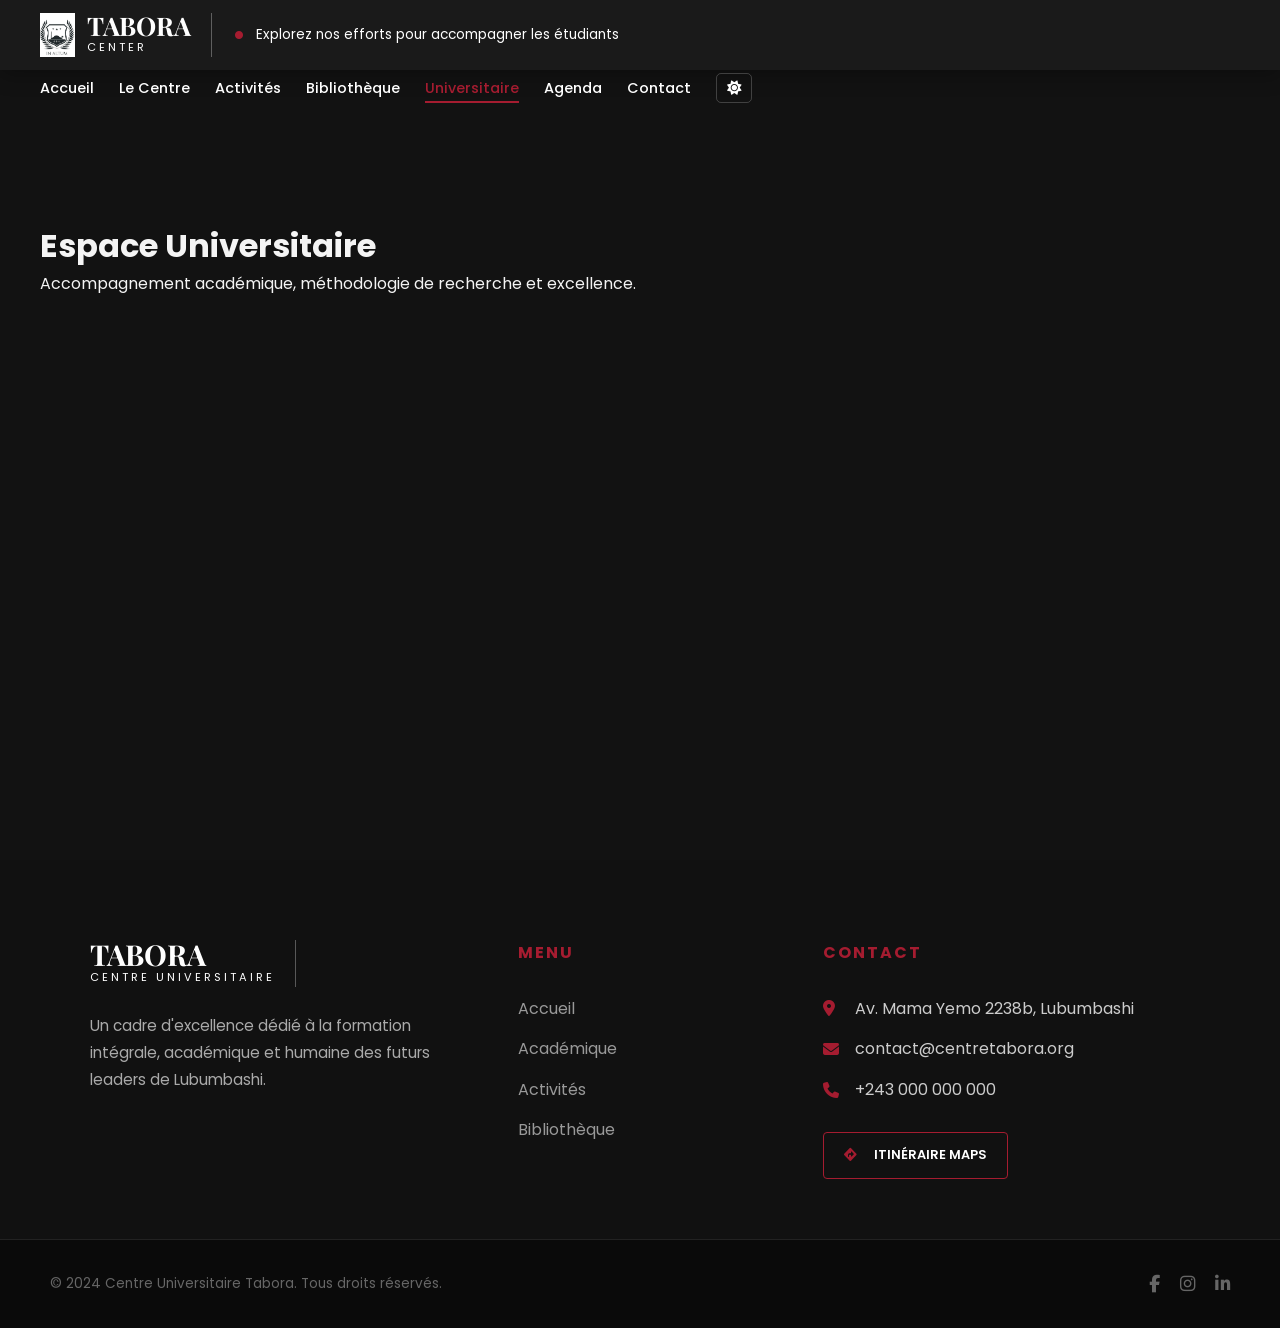
<file: academique.html>
<!DOCTYPE html>
<html lang="fr">
<head>
    <script>
        // Ce script s'exécute avant même que le CSS ne soit totalement lu
        (function() {
            const theme = localStorage.getItem('theme') || 'light';
            document.documentElement.setAttribute('data-theme', theme);
        })();
    </script>
    <meta charset="UTF-8">
    <meta name="viewport" content="width=device-width, initial-scale=1.0">
    <title>Universitaire | CCU Tabora</title>
    <link rel="shortcut icon" href="images/logo.jpg" type="image/x-icon">
    <link rel="stylesheet" href="https://cdnjs.cloudflare.com/ajax/libs/font-awesome/6.5.1/css/all.min.css">
    <link rel="stylesheet" href="CSS/style.css">
    <link href="https://fonts.googleapis.com/css2?family=Playfair+Display:wght@700&family=Poppins:wght@300;400;600&display=swap" rel="stylesheet">
</head>
<body>
    <header class="scrolled">
        <div class="header-left">
            <div class="logo">
                <a href="index.html">
                    <img src="images/logo.jpg" alt="Logo Tabora" class="logo-img">
                    <div class="logo-text">
                        <span class="main-name">TABORA</span>
                        <span class="sub-name">CENTER</span>
                    </div>
                </a>
            </div>
            <div class="header-tagline">
                <span class="red-dot">•</span>
                <p>Explorez nos efforts pour accompagner les étudiants</p>
            </div>
        </div>
        <nav>
            <ul>
                <li><a href="index.html">Accueil</a></li>
                <li><a href="centre.html">Le Centre</a></li>
                <li><a href="activite.html">Activités</a></li>
                <li><a href="bibliotheque.html">Bibliothèque</a></li>
                <li><a href="academique.html" class="active">Universitaire</a></li>
                <li><a href="agenda.html">Agenda</a></li>
                <li><a href="contact.html">Contact</a></li>
                <li class="theme-switch-container">
                    <button id="theme-switch" aria-label="Changer le thème">
                        <i class="fa-solid fa-moon"></i>
                    </button>
                </li>
            </ul>
        </nav>
    </header>

    <main style="padding-top: 140px; min-height: 80vh;">
        <div class="container">
            <h1 class="section-title">Espace Universitaire</h1>
            <p>Accompagnement académique, méthodologie de recherche et excellence.</p>
        </div>
    </main>

    <footer class="main-footer">
            <div class="container footer-grid">
                <div class="footer-brand">
                    <div class="logo">
                        <a href="index.html">
                            <div class="logo-text">
                                <span class="main-name">TABORA</span>
                                <span class="sub-name">CENTRE UNIVERSITAIRE</span>
                            </div>
                        </a>
                    </div>
                    <p class="brand-description">
                        Un cadre d'excellence dédié à la formation intégrale, académique et humaine des futurs leaders de Lubumbashi.
                    </p>
                </div>

                <div class="footer-links">
                    <h4>Menu</h4>
                    <ul>
                        <li><a href="index.html">Accueil</a></li>
                        <li><a href="academique.html">Académique</a></li>
                        <li><a href="activite.html">Activités</a></li>
                        <li><a href="bibliotheque.html">Bibliothèque</a></li>
                    </ul>
                </div>

                <div class="footer-contact">
                    <h4>Contact</h4>
                    <p><i class="fas fa-map-marker-alt"></i> Av. Mama Yemo 2238b, Lubumbashi</p>
                    <p><i class="fas fa-envelope"></i> <a href="mailto:contact@centretabora.org">contact@centretabora.org</a></p>
                    <p><i class="fas fa-phone"></i> +243 000 000 000</p>
                    
                    <a href="https://www.google.com/maps/search/?api=1&query=Mama+Yemo+2238b+Lubumbashi" 
                    target="_blank" 
                    class="btn-maps-footer">
                        <i class="fas fa-directions"></i> Itinéraire Maps
                    </a>
                </div>
            </div>

            <div class="footer-bottom">
                <div class="container bottom-flex">
                    <p>&copy; 2024 Centre Universitaire Tabora. Tous droits réservés.</p>
                    <div class="social-icons">
                        <a href="#"><i class="fab fa-facebook-f"></i></a>
                        <a href="#"><i class="fab fa-instagram"></i></a>
                        <a href="#"><i class="fab fa-linkedin-in"></i></a>
                    </div>
                </div>
            </div>
        </footer>

    <script src="JS/script.js"></script>
</body>
</html>
</file>
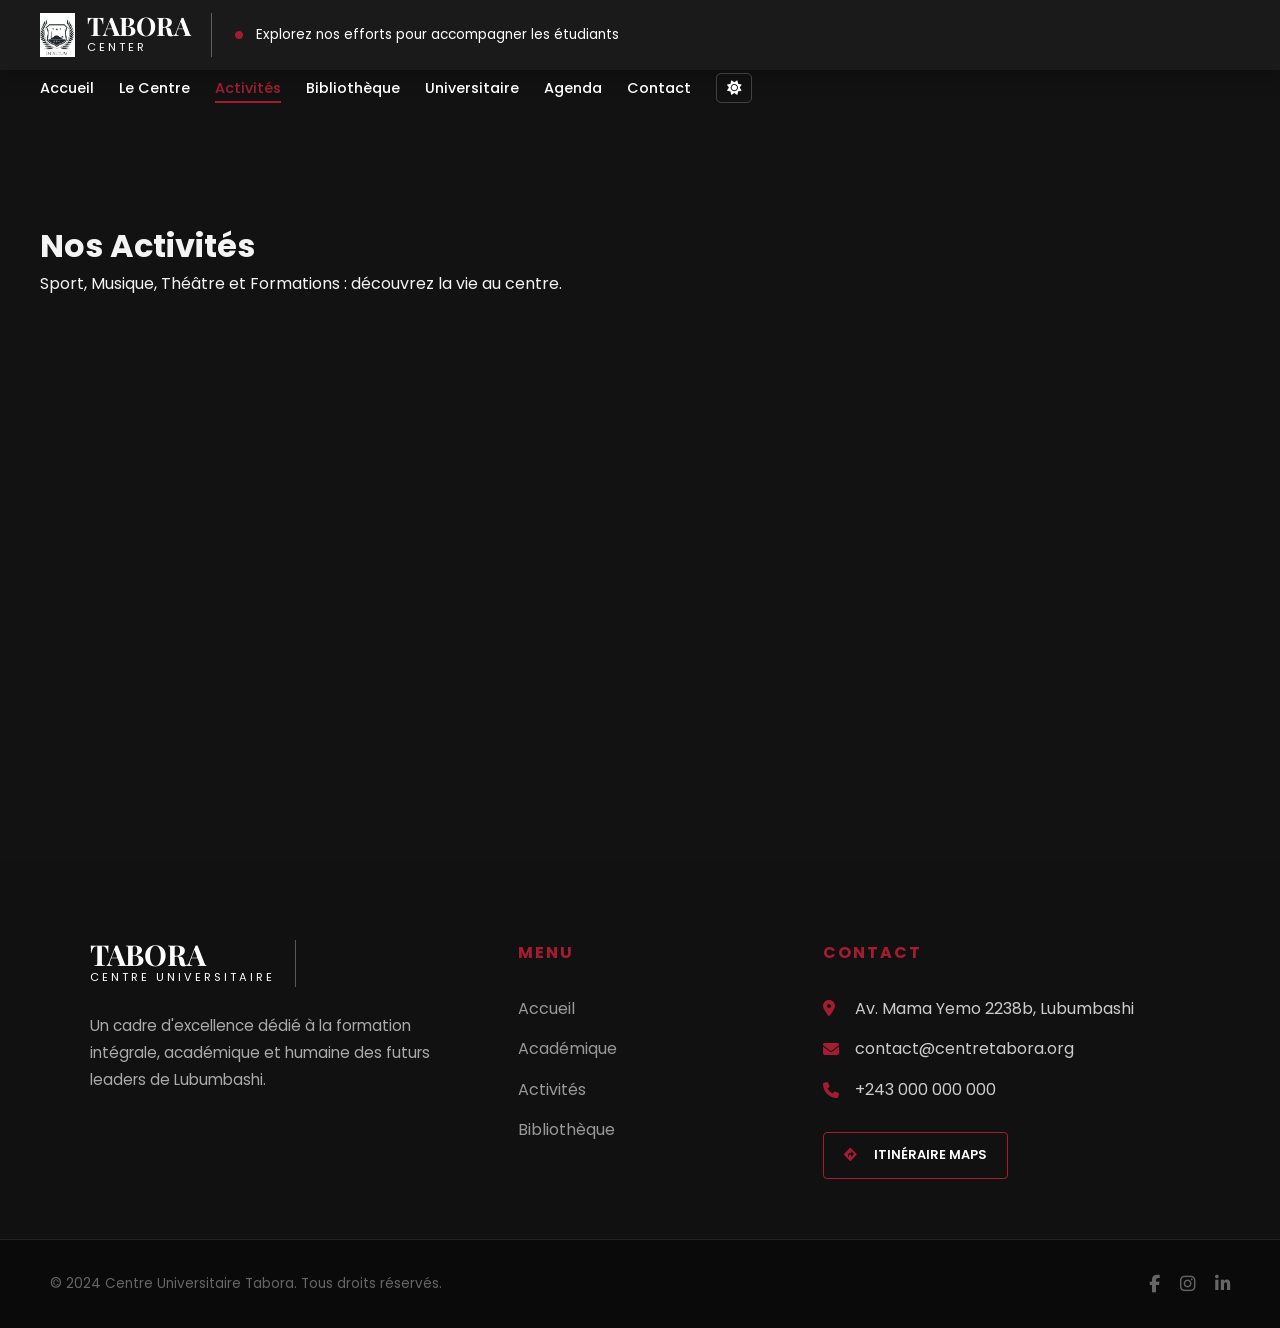
<file: activite.html>
<!DOCTYPE html>
<html lang="fr">
<head>
    <script>
        // Ce script s'exécute avant même que le CSS ne soit totalement lu
        (function() {
            const theme = localStorage.getItem('theme') || 'light';
            document.documentElement.setAttribute('data-theme', theme);
        })();
    </script>
    <meta charset="UTF-8">
    <meta name="viewport" content="width=device-width, initial-scale=1.0">
    <title>Activités | CCU Tabora</title>
    <link rel="shortcut icon" href="images/logo.jpg" type="image/x-icon">
    <link rel="stylesheet" href="https://cdnjs.cloudflare.com/ajax/libs/font-awesome/6.5.1/css/all.min.css">
    <link rel="stylesheet" href="CSS/style.css">
    <link href="https://fonts.googleapis.com/css2?family=Playfair+Display:wght@700&family=Poppins:wght@300;400;600&display=swap" rel="stylesheet">
</head>
<body>
    <header class="scrolled">
        <div class="header-left">
            <div class="logo">
                <a href="index.html">
                    <img src="images/logo.jpg" alt="Logo Tabora" class="logo-img">
                    <div class="logo-text">
                        <span class="main-name">TABORA</span>
                        <span class="sub-name">CENTER</span>
                    </div>
                </a>
            </div>
            <div class="header-tagline">
                <span class="red-dot">•</span>
                <p>Explorez nos efforts pour accompagner les étudiants</p>
            </div>
        </div>
        
        <nav>
            <ul>
                <li><a href="index.html">Accueil</a></li>
                <li><a href="centre.html">Le Centre</a></li>
                <li><a href="activite.html" class="active">Activités</a></li>
                <li><a href="bibliotheque.html">Bibliothèque</a></li>
                <li><a href="academique.html">Universitaire</a></li>
                <li><a href="agenda.html">Agenda</a></li>
                <li><a href="contact.html">Contact</a></li>
                <li class="theme-switch-container">
                    <button id="theme-switch" aria-label="Changer le thème">
                        <i class="fa-solid fa-moon"></i>
                    </button>
                </li>
            </ul>
        </nav>
    </header>

    <main style="padding-top: 140px; min-height: 80vh;">
        <div class="container">
            <h1 class="section-title">Nos Activités</h1>
            <p>Sport, Musique, Théâtre et Formations : découvrez la vie au centre.</p>
        </div>
    </main>

    <footer class="main-footer">
            <div class="container footer-grid">
                <div class="footer-brand">
                    <div class="logo">
                        <a href="index.html">
                            <div class="logo-text">
                                <span class="main-name">TABORA</span>
                                <span class="sub-name">CENTRE UNIVERSITAIRE</span>
                            </div>
                        </a>
                    </div>
                    <p class="brand-description">
                        Un cadre d'excellence dédié à la formation intégrale, académique et humaine des futurs leaders de Lubumbashi.
                    </p>
                </div>

                <div class="footer-links">
                    <h4>Menu</h4>
                    <ul>
                        <li><a href="index.html">Accueil</a></li>
                        <li><a href="academique.html">Académique</a></li>
                        <li><a href="activite.html">Activités</a></li>
                        <li><a href="bibliotheque.html">Bibliothèque</a></li>
                    </ul>
                </div>

                <div class="footer-contact">
                    <h4>Contact</h4>
                    <p><i class="fas fa-map-marker-alt"></i> Av. Mama Yemo 2238b, Lubumbashi</p>
                    <p><i class="fas fa-envelope"></i> <a href="mailto:contact@centretabora.org">contact@centretabora.org</a></p>
                    <p><i class="fas fa-phone"></i> +243 000 000 000</p>
                    
                    <a href="https://www.google.com/maps/search/?api=1&query=Mama+Yemo+2238b+Lubumbashi" 
                    target="_blank" 
                    class="btn-maps-footer">
                        <i class="fas fa-directions"></i> Itinéraire Maps
                    </a>
                </div>
            </div>

            <div class="footer-bottom">
                <div class="container bottom-flex">
                    <p>&copy; 2024 Centre Universitaire Tabora. Tous droits réservés.</p>
                    <div class="social-icons">
                        <a href="#"><i class="fab fa-facebook-f"></i></a>
                        <a href="#"><i class="fab fa-instagram"></i></a>
                        <a href="#"><i class="fab fa-linkedin-in"></i></a>
                    </div>
                </div>
            </div>
        </footer>
    <script src="JS/script.js"></script>
</body>
</html>
</file>
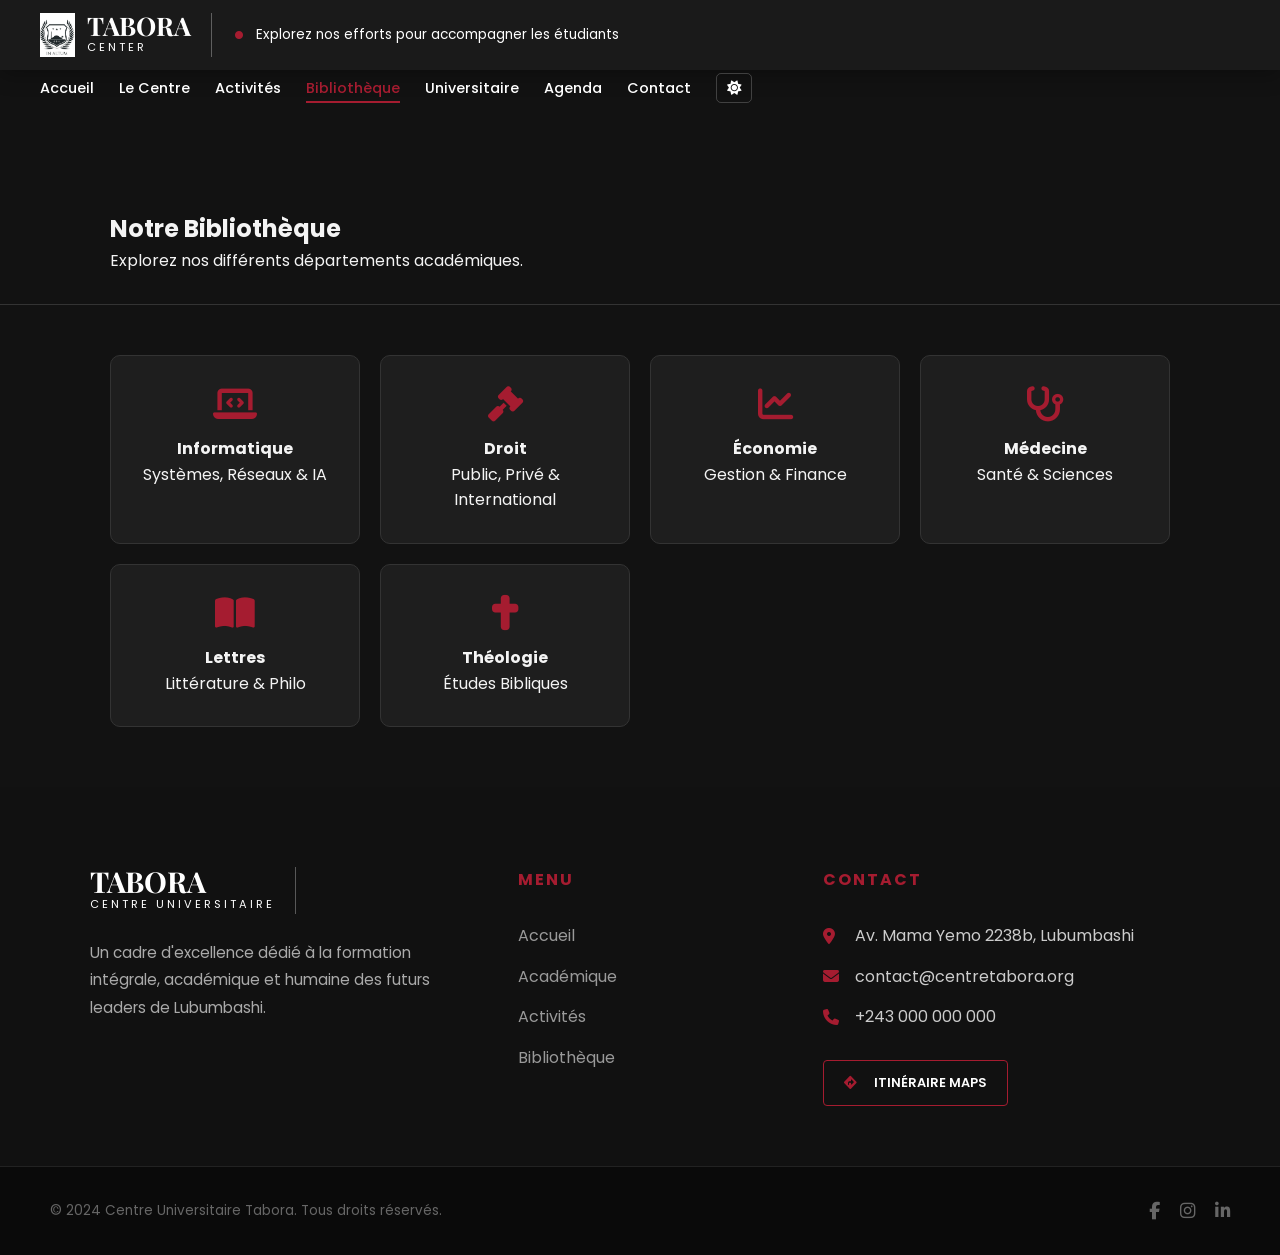
<file: bibliotheque.html>
<!DOCTYPE html>
<html lang="fr">
<head>
    <script>
        // Ce script s'exécute avant même que le CSS ne soit totalement lu
        (function() {
            const theme = localStorage.getItem('theme') || 'light';
            document.documentElement.setAttribute('data-theme', theme);
        })();
    </script>
    <meta charset="UTF-8">
    <meta name="viewport" content="width=device-width, initial-scale=1.0">
    <title>Bibliothèque | Tabora Center</title>
    <link rel="shortcut icon" href="images/logo.jpg" type="image/x-icon">
    <link rel="stylesheet" href="https://cdnjs.cloudflare.com/ajax/libs/font-awesome/6.5.1/css/all.min.css">
    <link rel="stylesheet" href="CSS/style.css">
    <link rel="stylesheet" href="CSS/bibliotheque.css">
    <link href="https://fonts.googleapis.com/css2?family=Playfair+Display:wght@700&family=Poppins:wght@300;400;600&display=swap" rel="stylesheet">
</head>
<body>

    <header class="scrolled">
        <div class="header-left">
            <div class="logo">
                <a href="index.html">
                    <img src="images/logo.jpg" alt="Logo" class="logo-img">
                    <div class="logo-text">
                        <span class="main-name">TABORA</span>
                        <span class="sub-name">CENTER</span>
                    </div>
                </a>
            </div>
            <div class="header-tagline">
                <span class="red-dot">•</span>
                <p>Explorez nos efforts pour accompagner les étudiants</p>
            </div>
        </div>
        <nav>
            <ul>
                <li><a href="index.html">Accueil</a></li>
                <li><a href="centre.html">Le Centre</a></li>
                <li><a href="activite.html">Activités</a></li>
                <li><a href="bibliotheque.html" class="active">Bibliothèque</a></li>
                <li><a href="academique.html">Universitaire</a></li>
                <li><a href="agenda.html">Agenda</a></li>
                <li><a href="contact.html">Contact</a></li>
                <li class="theme-switch-container">
                    <button id="theme-switch" aria-label="Changer le thème">
                        <i class="fa-solid fa-moon"></i>
                    </button>
                </li>
            </ul>
        </nav>
    </header>

    <main>
        <section class="theme-header">
            <div class="biblio-content-container">
                <h1 class="section-title">Notre Bibliothèque</h1>
                <p>Explorez nos différents départements académiques.</p>
            </div>
        </section>

        <div class="biblio-content-container">
            <section class="dept-grid">
                <a href="biblio-informatique.html" class="dept-card">
                    <i class="fa-solid fa-laptop-code"></i>
                    <h4>Informatique</h4>
                    <p>Systèmes, Réseaux & IA</p>
                </a>

                <a href="biblio-droit.html" class="dept-card">
                    <i class="fa-solid fa-gavel"></i>
                    <h4>Droit</h4>
                    <p>Public, Privé & International</p>
                </a>

                <a href="biblio-economie.html" class="dept-card">
                    <i class="fa-solid fa-chart-line"></i>
                    <h4>Économie</h4>
                    <p>Gestion & Finance</p>
                </a>

                <a href="biblio-medecine.html" class="dept-card">
                    <i class="fa-solid fa-stethoscope"></i>
                    <h4>Médecine</h4>
                    <p>Santé & Sciences</p>
                </a>

                <a href="biblio-lettres.html" class="dept-card">
                    <i class="fa-solid fa-book-open"></i>
                    <h4>Lettres</h4>
                    <p>Littérature & Philo</p>
                </a>

                <a href="biblio-theologie.html" class="dept-card">
                    <i class="fa-solid fa-cross"></i>
                    <h4>Théologie</h4>
                    <p>Études Bibliques</p>
                </a>
            </section>
        </div>
    </main>

    <script src="JS/script.js"></script>

    <footer class="main-footer">
            <div class="container footer-grid">
                <div class="footer-brand">
                    <div class="logo">
                        <a href="index.html">
                            <div class="logo-text">
                                <span class="main-name">TABORA</span>
                                <span class="sub-name">CENTRE UNIVERSITAIRE</span>
                            </div>
                        </a>
                    </div>
                    <p class="brand-description">
                        Un cadre d'excellence dédié à la formation intégrale, académique et humaine des futurs leaders de Lubumbashi.
                    </p>
                </div>

                <div class="footer-links">
                    <h4>Menu</h4>
                    <ul>
                        <li><a href="index.html">Accueil</a></li>
                        <li><a href="academique.html">Académique</a></li>
                        <li><a href="activite.html">Activités</a></li>
                        <li><a href="bibliotheque.html">Bibliothèque</a></li>
                    </ul>
                </div>

                <div class="footer-contact">
                    <h4>Contact</h4>
                    <p><i class="fas fa-map-marker-alt"></i> Av. Mama Yemo 2238b, Lubumbashi</p>
                    <p><i class="fas fa-envelope"></i> <a href="mailto:contact@centretabora.org">contact@centretabora.org</a></p>
                    <p><i class="fas fa-phone"></i> +243 000 000 000</p>
                    
                    <a href="https://www.google.com/maps/search/?api=1&query=Mama+Yemo+2238b+Lubumbashi" 
                    target="_blank" 
                    class="btn-maps-footer">
                        <i class="fas fa-directions"></i> Itinéraire Maps
                    </a>
                </div>
            </div>

            <div class="footer-bottom">
                <div class="container bottom-flex">
                    <p>&copy; 2024 Centre Universitaire Tabora. Tous droits réservés.</p>
                    <div class="social-icons">
                        <a href="#"><i class="fab fa-facebook-f"></i></a>
                        <a href="#"><i class="fab fa-instagram"></i></a>
                        <a href="#"><i class="fab fa-linkedin-in"></i></a>
                    </div>
                </div>
            </div>
        </footer>

</body>
</html>
</file>
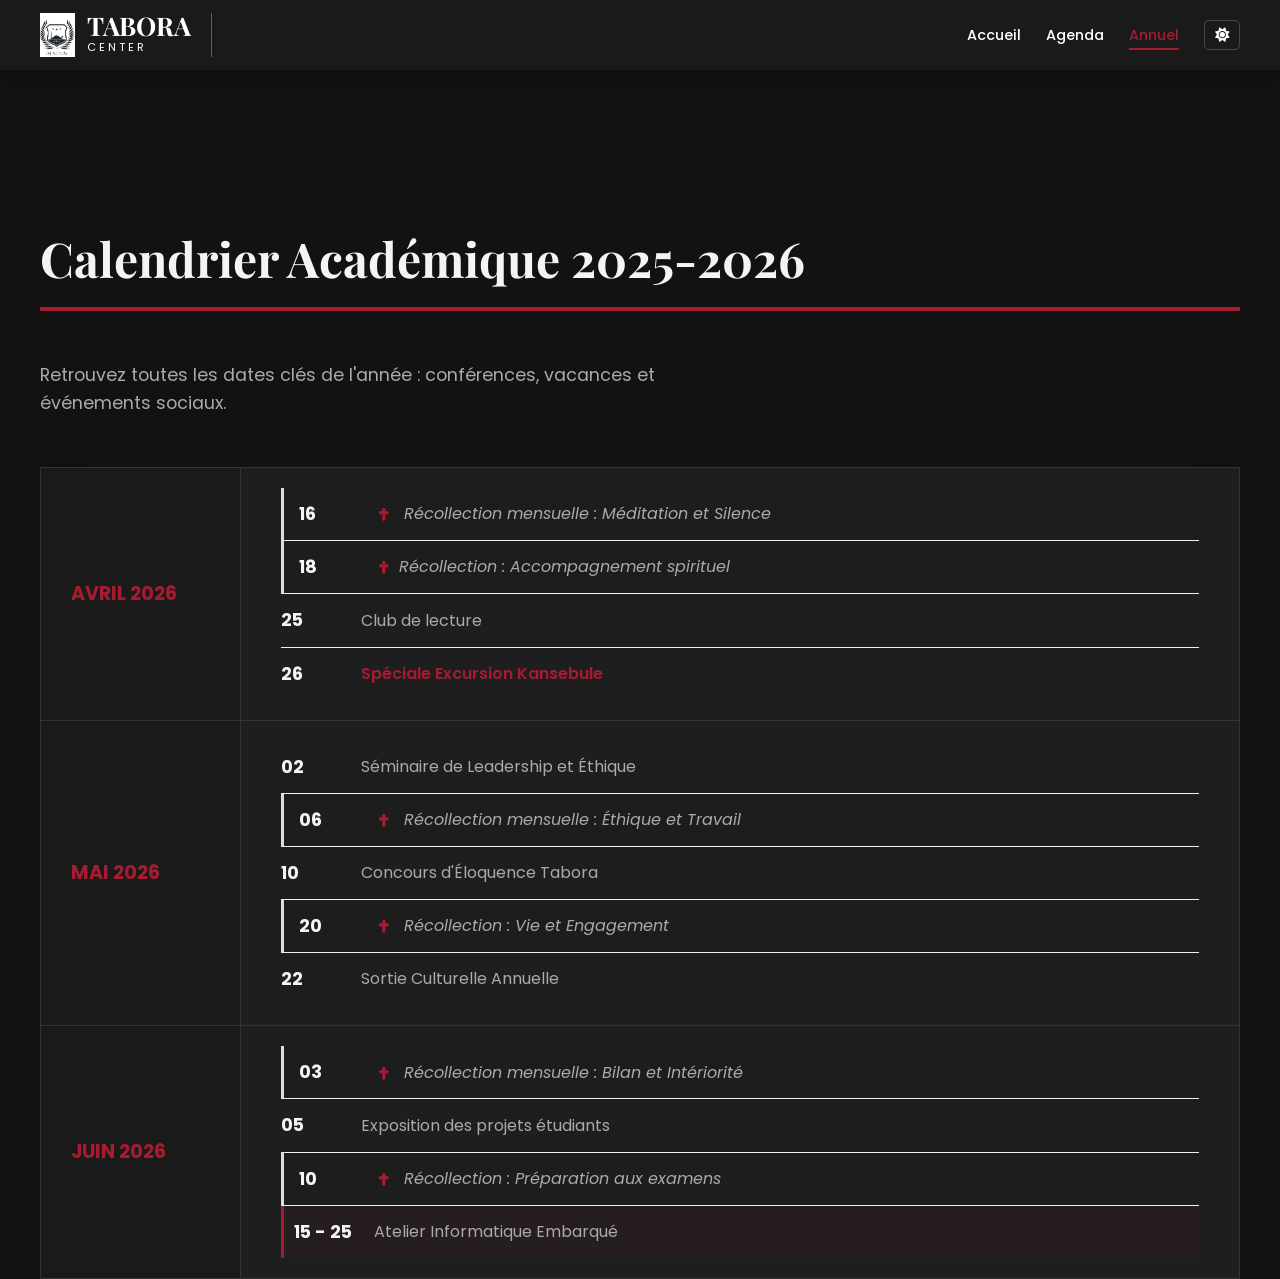
<file: calendrier-annuel.html>
<!DOCTYPE html>
<html lang="fr">
<head>
    <script>
        (function() {
            const theme = localStorage.getItem('theme') || 'light';
            document.documentElement.setAttribute('data-theme', theme);
        })();
    </script>
    <meta charset="UTF-8">
    <meta name="viewport" content="width=device-width, initial-scale=1.0">
    <title>Calendrier Annuel | CCU Tabora</title>
    <link rel="shortcut icon" href="images/logo.jpg" type="image/x-icon">
    <link rel="stylesheet" href="https://cdnjs.cloudflare.com/ajax/libs/font-awesome/6.5.1/css/all.min.css">
    <link rel="stylesheet" href="CSS/style.css">
    <link href="https://fonts.googleapis.com/css2?family=Playfair+Display:wght@700&family=Poppins:wght@300;400;600&display=swap" rel="stylesheet">
</head>
<body class="annual-page">
    <header class="scrolled">
        <div class="header-left">
            <div class="logo">
                <a href="index.html">
                    <img src="images/logo.jpg" alt="Logo Tabora" class="logo-img">
                    <div class="logo-text">
                        <span class="main-name">TABORA</span>
                        <span class="sub-name">CENTER</span>
                    </div>
                </a>
            </div>
        </div>
        <nav>
            
            <ul>
                <li><a href="index.html">Accueil</a></li>
                <li><a href="agenda.html">Agenda</a></li>
                <li><a href="calendrier-annuel.html" class="active">Annuel</a></li>
                <li class="theme-switch-container">
                    <button id="theme-switch"><i class="fa-solid fa-moon"></i></button>
                </li>
            </ul>
        </nav>
    </header>

    <main style="padding-top: 140px; background-color: var(--bg-body);">
        <div class="container">
            <div class="annual-header">
                <h1 class="playfair-title">Calendrier Académique 2025-2026</h1>
                <div class="harvard-separator"></div>
                <p class="annual-intro">Retrouvez toutes les dates clés de l'année : conférences, vacances et événements sociaux.</p>
            </div>

            <div class="calendar-table">
    
                <div class="month-row">
                    <div class="month-name">Avril 2026</div>
                    <div class="month-events">
                        <div class="event-line recollection-line">
                            <span class="event-day">16</span>
                            <span class="event-desc"><i class="fas fa-cross"></i> Récollection mensuelle : Méditation et Silence</span>
                        </div>
                        <div class="event-line recollection-line">
                            <span class="event-day">18</span>
                            <span class="event-desc"><i class="fas fa-cross"></i>Récollection : Accompagnement spirituel</span>
                        </div>
                        
                        <div class="event-line">
                            <span class="event-day">25</span>
                            <span class="event-desc">Club de lecture </span>
                        </div>
                        <div class="event-line red-event">
                            <span class="event-day">26</span>
                            <span class="event-desc">Spéciale Excursion Kansebule</span>
                        </div>
                    </div>
                </div>

                <div class="month-row">
                    <div class="month-name">Mai 2026</div>
                    <div class="month-events">
                        <div class="event-line">
                            <span class="event-day">02</span>
                            <span class="event-desc">Séminaire de Leadership et Éthique</span>
                        </div>
                        <div class="event-line recollection-line">
                            <span class="event-day">06</span>
                            <span class="event-desc"><i class="fas fa-cross"></i> Récollection mensuelle : Éthique et Travail</span>
                        </div>
                        <div class="event-line">
                            <span class="event-day">10</span>
                            <span class="event-desc">Concours d'Éloquence Tabora</span>
                        </div>
                        <div class="event-line recollection-line">
                            <span class="event-day">20</span>
                            <span class="event-desc"><i class="fas fa-cross"></i> Récollection : Vie et Engagement</span>
                        </div>
                        <div class="event-line">
                            <span class="event-day">22</span>
                            <span class="event-desc">Sortie Culturelle Annuelle</span>
                        </div>
                    </div>
                </div>

                <div class="month-row">
                    <div class="month-name">Juin 2026</div>
                    <div class="month-events">
                        <div class="event-line recollection-line">
                            <span class="event-day">03</span>
                            <span class="event-desc"><i class="fas fa-cross"></i> Récollection mensuelle : Bilan et Intériorité</span>
                        </div>
                        <div class="event-line">
                            <span class="event-day">05</span>
                            <span class="event-desc">Exposition des projets étudiants</span>
                        </div>
                        <div class="event-line recollection-line">
                            <span class="event-day">10</span>
                            <span class="event-desc"><i class="fas fa-cross"></i> Récollection : Préparation aux examens</span>
                        </div>
                        <div class="event-line exam-event">
                            <span class="event-day">15 - 25</span>
                            <span class="event-desc">Atelier Informatique Embarqué</span>
                        </div>
                    </div>
                </div>

            </div>
        </div>
    </main>

    <script src="JS/script.js"></script>
</body>
</html>
</file>
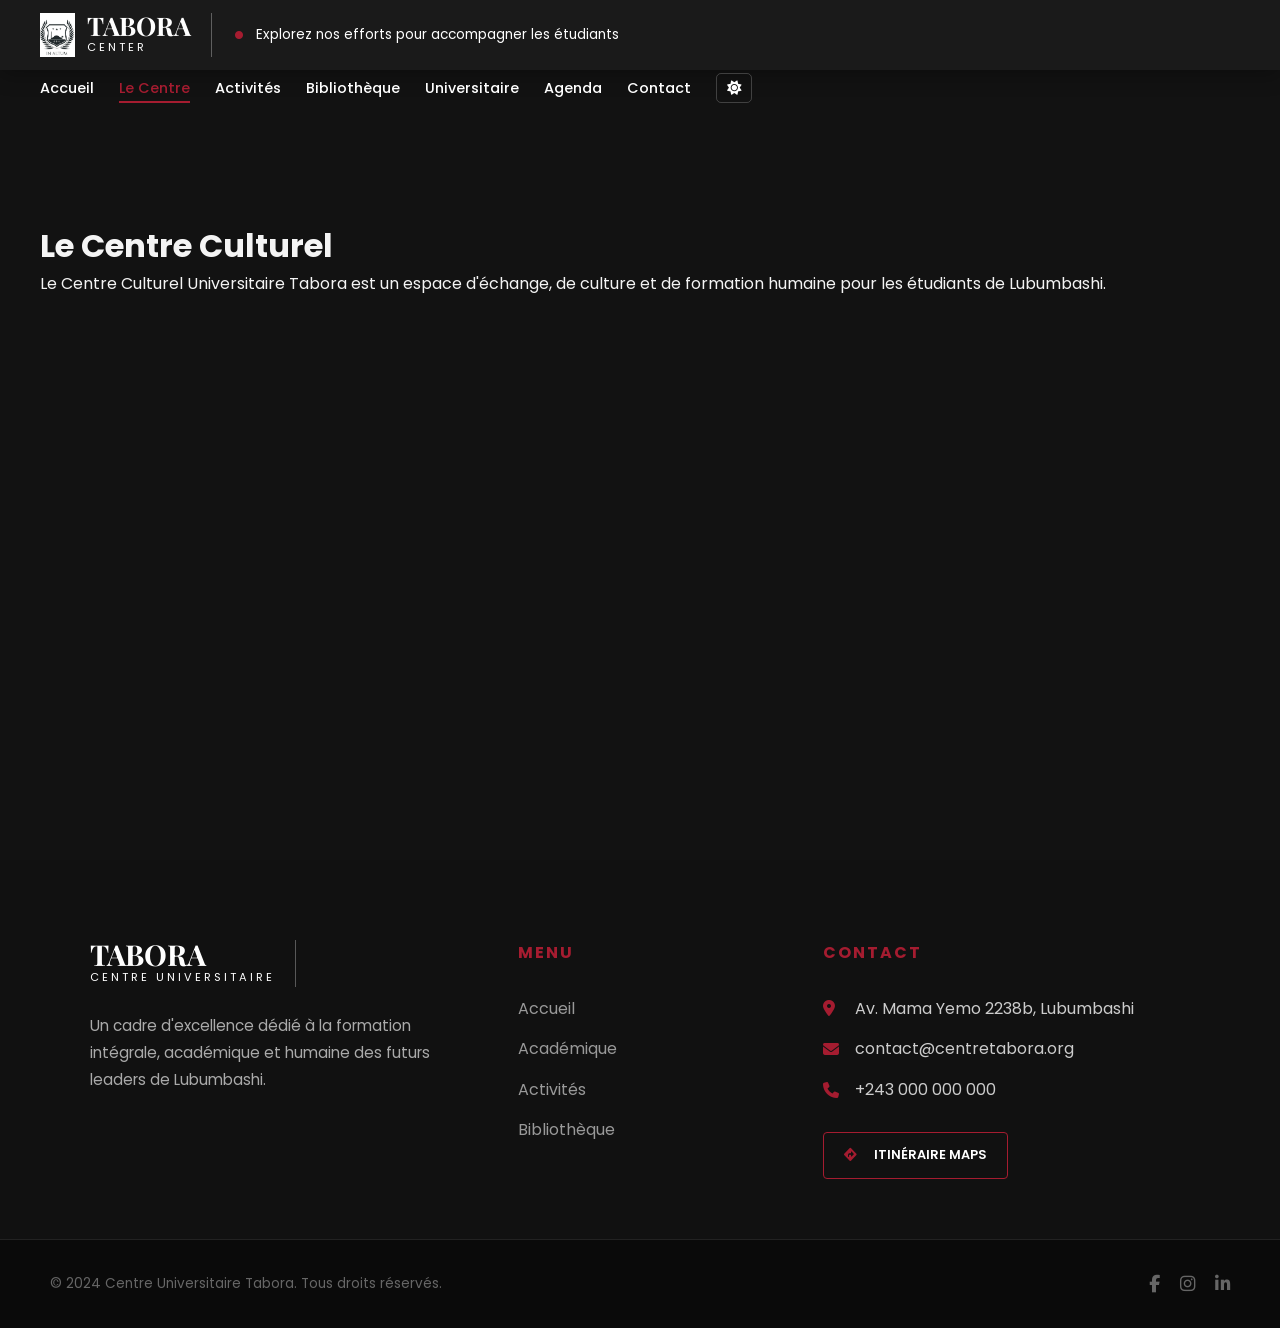
<file: centre.html>
<!DOCTYPE html>
<html lang="fr">
<head>
    <script>
        // Ce script s'exécute avant même que le CSS ne soit totalement lu
        (function() {
            const theme = localStorage.getItem('theme') || 'light';
            document.documentElement.setAttribute('data-theme', theme);
        })();
    </script>
    <meta charset="UTF-8">
    <meta name="viewport" content="width=device-width, initial-scale=1.0">
    <title>Le Centre | CCU Tabora</title>
    <link rel="shortcut icon" href="images/logo.jpg" type="image/x-icon">
    <link rel="stylesheet" href="https://cdnjs.cloudflare.com/ajax/libs/font-awesome/6.5.1/css/all.min.css">
    <link rel="stylesheet" href="CSS/style.css">
    <link href="https://fonts.googleapis.com/css2?family=Playfair+Display:wght@700&family=Poppins:wght@300;400;600&display=swap" rel="stylesheet">
</head>
<body>
    <header class="scrolled">
        <div class="header-left">
            <div class="logo">
                <a href="index.html">
                    <img src="images/logo.jpg" alt="Logo Tabora" class="logo-img">
                    <div class="logo-text">
                        <span class="main-name">TABORA</span>
                        <span class="sub-name">CENTER</span>
                    </div>
                </a>
            </div>
            <div class="header-tagline">
                <span class="red-dot">•</span>
                <p>Explorez nos efforts pour accompagner les étudiants</p>
            </div>
        </div>
        <nav>
            <ul>
                <li><a href="index.html">Accueil</a></li>
                <li><a href="centre.html" class="active">Le Centre</a></li>
                <li><a href="activite.html">Activités</a></li>
                <li><a href="bibliotheque.html">Bibliothèque</a></li>
                <li><a href="academique.html">Universitaire</a></li>
                <li><a href="agenda.html">Agenda</a></li>
                <li><a href="contact.html">Contact</a></li>
                <li class="theme-switch-container">
                    <button id="theme-switch" aria-label="Changer le thème">
                        <i class="fa-solid fa-moon"></i>
                    </button>
                </li>
            </ul>
        </nav>
    </header>

    <main style="padding-top: 140px; min-height: 80vh;">
        <div class="container">
            <h1 class="section-title">Le Centre Culturel</h1>
            <p>Le Centre Culturel Universitaire Tabora est un espace d'échange, de culture et de formation humaine pour les étudiants de Lubumbashi.</p>
        </div>
    </main>

    <footer class="main-footer">
            <div class="container footer-grid">
                <div class="footer-brand">
                    <div class="logo">
                        <a href="index.html">
                            <div class="logo-text">
                                <span class="main-name">TABORA</span>
                                <span class="sub-name">CENTRE UNIVERSITAIRE</span>
                            </div>
                        </a>
                    </div>
                    <p class="brand-description">
                        Un cadre d'excellence dédié à la formation intégrale, académique et humaine des futurs leaders de Lubumbashi.
                    </p>
                </div>

                <div class="footer-links">
                    <h4>Menu</h4>
                    <ul>
                        <li><a href="index.html">Accueil</a></li>
                        <li><a href="academique.html">Académique</a></li>
                        <li><a href="activite.html">Activités</a></li>
                        <li><a href="bibliotheque.html">Bibliothèque</a></li>
                    </ul>
                </div>

                <div class="footer-contact">
                    <h4>Contact</h4>
                    <p><i class="fas fa-map-marker-alt"></i> Av. Mama Yemo 2238b, Lubumbashi</p>
                    <p><i class="fas fa-envelope"></i> <a href="mailto:contact@centretabora.org">contact@centretabora.org</a></p>
                    <p><i class="fas fa-phone"></i> +243 000 000 000</p>
                    
                    <a href="https://www.google.com/maps/search/?api=1&query=Mama+Yemo+2238b+Lubumbashi" 
                    target="_blank" 
                    class="btn-maps-footer">
                        <i class="fas fa-directions"></i> Itinéraire Maps
                    </a>
                </div>
            </div>

            <div class="footer-bottom">
                <div class="container bottom-flex">
                    <p>&copy; 2024 Centre Universitaire Tabora. Tous droits réservés.</p>
                    <div class="social-icons">
                        <a href="#"><i class="fab fa-facebook-f"></i></a>
                        <a href="#"><i class="fab fa-instagram"></i></a>
                        <a href="#"><i class="fab fa-linkedin-in"></i></a>
                    </div>
                </div>
            </div>
        </footer>

    <script src="JS/script.js"></script>
</body>
</html>
</file>
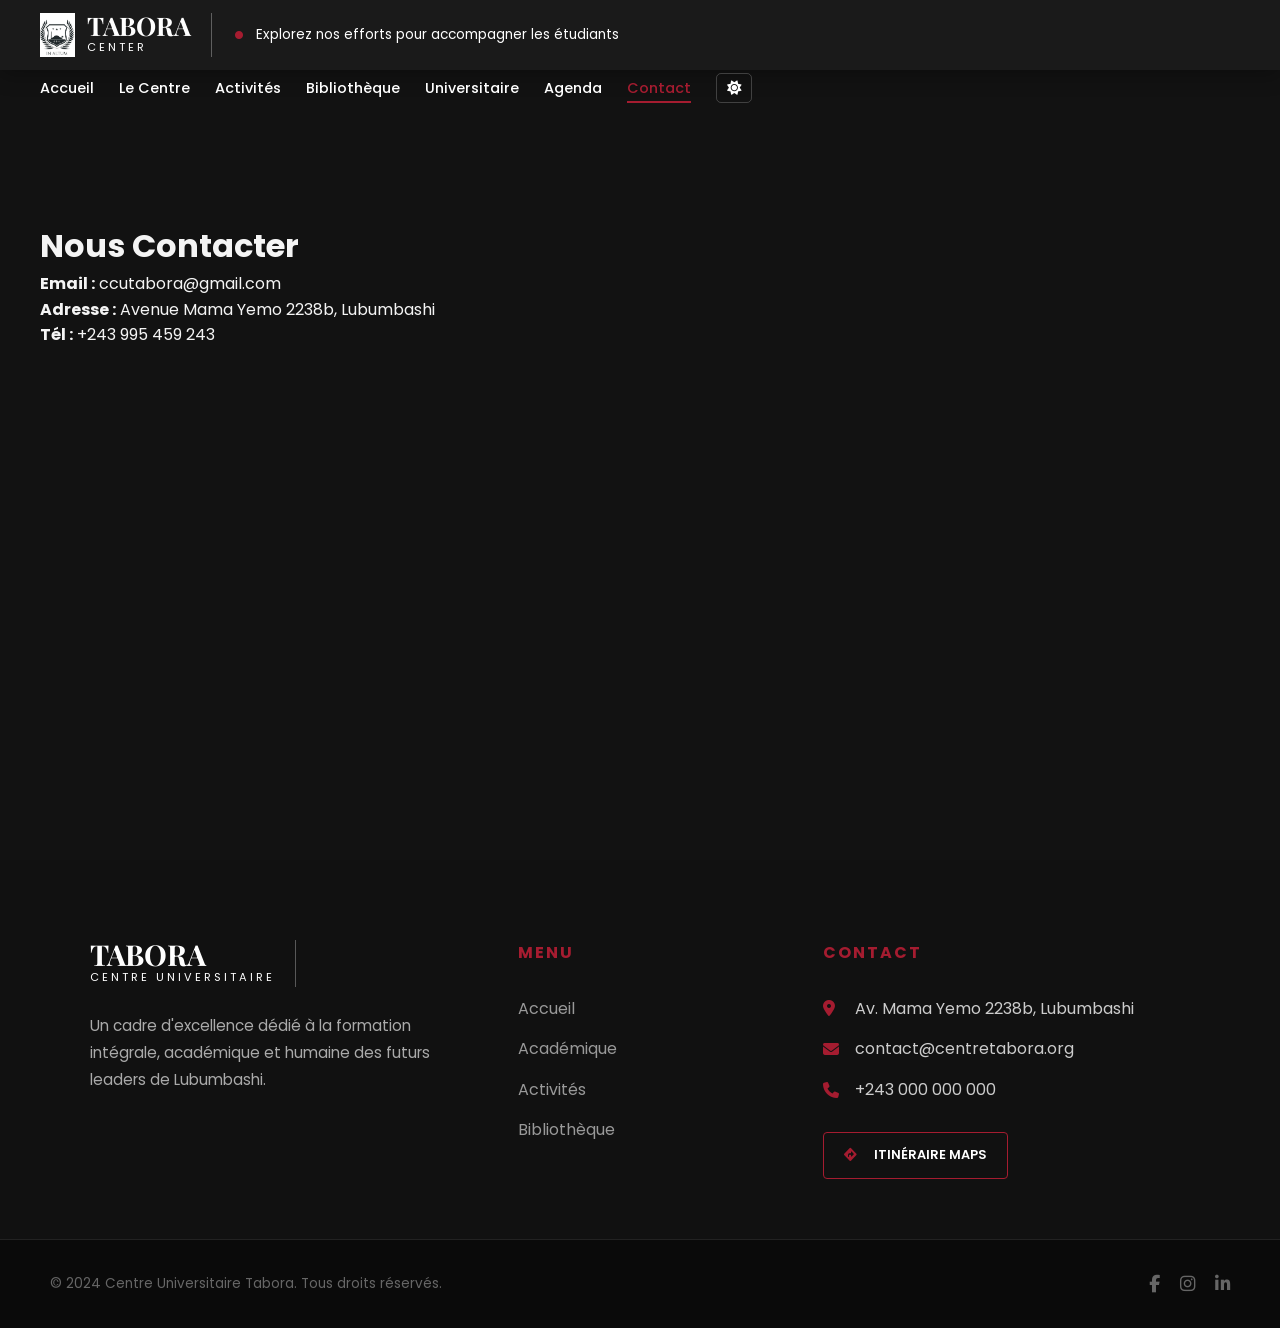
<file: contact.html>
<!DOCTYPE html>
<html lang="fr">
<head>
    <script>
        // Ce script s'exécute avant même que le CSS ne soit totalement lu
        (function() {
            const theme = localStorage.getItem('theme') || 'light';
            document.documentElement.setAttribute('data-theme', theme);
        })();
    </script>
    <meta charset="UTF-8">
    <meta name="viewport" content="width=device-width, initial-scale=1.0">
    <title>Contact | CCU Tabora</title>
    <link rel="shortcut icon" href="images/logo.jpg" type="image/x-icon">
    <link rel="stylesheet" href="https://cdnjs.cloudflare.com/ajax/libs/font-awesome/6.5.1/css/all.min.css">
    <link rel="stylesheet" href="CSS/style.css">
    <link href="https://fonts.googleapis.com/css2?family=Playfair+Display:wght@700&family=Poppins:wght@300;400;600&display=swap" rel="stylesheet">
</head>
<body>
    <header class="scrolled">
        <div class="header-left">
            <div class="logo">
                <a href="index.html">
                    <img src="images/logo.jpg" alt="Logo Tabora" class="logo-img">
                    <div class="logo-text">
                        <span class="main-name">TABORA</span>
                        <span class="sub-name">CENTER</span>
                    </div>
                </a>
            </div>
            <div class="header-tagline">
                <span class="red-dot">•</span>
                <p>Explorez nos efforts pour accompagner les étudiants</p>
            </div>
        </div>
        
        <nav>
            <ul>
                <li><a href="index.html">Accueil</a></li>
                <li><a href="centre.html">Le Centre</a></li>
                <li><a href="activite.html">Activités</a></li>
                <li><a href="bibliotheque.html">Bibliothèque</a></li>
                <li><a href="academique.html">Universitaire</a></li>
                <li><a href="agenda.html">Agenda</a></li>
                <li><a href="contact.html" class="active">Contact</a></li>
                <li class="theme-switch-container">
                    <button id="theme-switch" aria-label="Changer le thème">
                        <i class="fa-solid fa-moon"></i>
                    </button>
                </li>
            </ul>
        </nav>
    </header>

    <main style="padding-top: 140px; min-height: 80vh;">
        <div class="container">
            <h1 class="section-title">Nous Contacter</h1>
            <div class="contact-info">
                <p><strong>Email :</strong> ccutabora@gmail.com</p>
                <p><strong>Adresse :</strong> Avenue Mama Yemo 2238b, Lubumbashi</p>
                <p><strong>Tél :</strong> +243 995 459 243</p>
            </div>
        </div>
    </main>

    <footer class="main-footer">
            <div class="container footer-grid">
                <div class="footer-brand">
                    <div class="logo">
                        <a href="index.html">
                            <div class="logo-text">
                                <span class="main-name">TABORA</span>
                                <span class="sub-name">CENTRE UNIVERSITAIRE</span>
                            </div>
                        </a>
                    </div>
                    <p class="brand-description">
                        Un cadre d'excellence dédié à la formation intégrale, académique et humaine des futurs leaders de Lubumbashi.
                    </p>
                </div>

                <div class="footer-links">
                    <h4>Menu</h4>
                    <ul>
                        <li><a href="index.html">Accueil</a></li>
                        <li><a href="academique.html">Académique</a></li>
                        <li><a href="activite.html">Activités</a></li>
                        <li><a href="bibliotheque.html">Bibliothèque</a></li>
                    </ul>
                </div>

                <div class="footer-contact">
                    <h4>Contact</h4>
                    <p><i class="fas fa-map-marker-alt"></i> Av. Mama Yemo 2238b, Lubumbashi</p>
                    <p><i class="fas fa-envelope"></i> <a href="mailto:contact@centretabora.org">contact@centretabora.org</a></p>
                    <p><i class="fas fa-phone"></i> +243 000 000 000</p>
                    
                    <a href="https://www.google.com/maps/search/?api=1&query=Mama+Yemo+2238b+Lubumbashi" 
                    target="_blank" 
                    class="btn-maps-footer">
                        <i class="fas fa-directions"></i> Itinéraire Maps
                    </a>
                </div>
            </div>

            <div class="footer-bottom">
                <div class="container bottom-flex">
                    <p>&copy; 2024 Centre Universitaire Tabora. Tous droits réservés.</p>
                    <div class="social-icons">
                        <a href="#"><i class="fab fa-facebook-f"></i></a>
                        <a href="#"><i class="fab fa-instagram"></i></a>
                        <a href="#"><i class="fab fa-linkedin-in"></i></a>
                    </div>
                </div>
            </div>
        </footer>

    <script src="JS/script.js"></script>
</body>
</html>
</file>
<file: CSS/style.css>
/* ==========================================================================
    1. CONFIGURATIONS DE BASE & VARIABLES
   ========================================================================== */
:root {
    --harvard-red: #A51C30;
    --harvard-dark: #821626;
    --white: #ffffff;
    --light-bg: #eeeeee;         /* Gris clair type Harvard */
    --border-color: #cccccc;     /* Bordures plus marquées pour la structure */
    --text-main: #111111;        /* Noir profond pour contraste max */
    --text-muted: #444444;       /* Gris foncé pour lecture fluide */
    --overlay-color: rgba(0, 0, 0, 0.5); /* Overlay ajusté pour le flou */
    /* Variables de thèmes dynamiques */
    --bg-body: #e5e5e5;          /* Gris neutre (comme sur ta photo) */
    --bg-card: #ffffff;          /* Blanc pur pour le détachement des cartes */
    --bg-section: #dcdcdc;       /* Gris légèrement plus sombre pour alterner */
}

[data-theme="dark"] {
    --bg-body: #121212;
    --bg-card: #1e1e1e;
    --bg-section: #1a1a1a;
    --text-main: #f4f4f4;
    --text-muted: #aaaaaa;
    --border-color: #333333;
    --light-bg: #1a1a1a;
}

* { margin: 0; padding: 0; box-sizing: border-box; }

body {
    font-family: 'Poppins', sans-serif;
    background-color: var(--bg-body);
    color: var(--text-main);
    overflow-x: hidden;
    line-height: 1.6;
    transition: background-color 0.3s ease, color 0.3s ease;
}

.container { max-width: 1200px; margin: 0 auto; }

/* ==========================================================================
    2. HEADER & NAVIGATION
   ========================================================================== */
header {
    position: fixed; top: 0; left: 0; width: 100%; height: 80px;
    display: flex; justify-content: space-between; align-items: center;
    padding: 0 40px; z-index: 1000; transition: all 0.3s ease-in-out;
    background-color: transparent; flex-wrap: wrap; gap: 15px;
}

header.scrolled {
    height: 70px;
    background-color: rgba(26, 26, 26, 0.95) !important;
    backdrop-filter: blur(10px);
    box-shadow: 0 4px 20px rgba(0,0,0,0.3);
}

.header-left { display: flex; align-items: center; height: 100%; }

.logo a { display: flex; align-items: center; text-decoration: none; color: var(--white); gap: 12px; }

.logo-img { height: 45px; width: auto; object-fit: contain; }

.logo-text { display: flex; flex-direction: column; border-right: 1px solid rgba(255,255,255,0.3); padding-right: 20px; }

.main-name { font-family: 'Playfair Display', serif; font-size: 1.6rem; font-weight: 700; line-height: 1; }

.sub-name { font-size: 0.7rem; letter-spacing: 3px; font-weight: 400; text-transform: uppercase; }

.header-tagline { display: flex; align-items: center; color: var(--white); font-size: 0.85rem; padding-left: 20px; }

.red-dot { color: var(--harvard-red); margin-right: 10px; font-size: 2rem; line-height: 0; }

nav ul { display: flex; list-style: none; gap: 25px; align-items: center; }

nav ul li a {
    text-decoration: none; color: var(--white); font-size: 0.9rem;
    font-weight: 500; position: relative; transition: 0.3s;
}

nav ul li a:after {
    content: ''; position: absolute; width: 0; height: 2px;
    bottom: -5px; left: 0; background-color: var(--harvard-red); transition: 0.3s;
}

nav ul li a:hover:after, nav ul li a.active:after { width: 100%; }

nav ul li a:hover, nav ul li a.active { color: var(--harvard-red); }

#theme-switch {
    background: transparent; border: 1px solid rgba(255,255,255,0.2);
    color: white; cursor: pointer; padding: 6px 10px; border-radius: 5px;
    transition: 0.3s; font-size: 0.9rem;
}

#theme-switch:hover { background: var(--harvard-red); border-color: var(--harvard-red); }

/* Pages secondaires sans Hero */
body:not(.home-page) header { background-color: #1a1a1a !important; padding: 12px 40px !important; position: fixed; }
body:not(.home-page) { padding-top: 80px; }

/* ==========================================================================
    3. HERO SECTION
   ========================================================================== */
.hero-section {
    position: relative; height: 100vh; width: 100%;
    background-color: #1a1a1a; background-image: url('../images/backg.JPG');
    background-size: cover; background-position: center;
    display: flex; align-items: center; justify-content: center; padding-top: 80px;
}

.hero-overlay { 
    position: absolute; top: 0; left: 0; width: 100%; height: 100%; 
    background: linear-gradient(to bottom, rgba(0,0,0,0.3), var(--overlay-color)); 
    z-index: 1; 
    backdrop-filter: blur(4px); /* FLOU LÉGER SUR L'IMAGE HERO */
}

.hero-content { position: relative; z-index: 2; text-align: center; color: var(--white); max-width: 1000px; padding: 0 20px; margin-top: 20px; }

.hero-content h1 {
    font-family: 'Playfair Display', serif; font-size: 5.5rem; margin-bottom: 25px;
    font-weight: 700; line-height: 1.1; text-shadow: 2px 2px 10px rgba(0,0,0,0.5);
}

.hero-content p { font-size: 1.3rem; font-weight: 300; max-width: 800px; margin: 0 auto; }

/* ==========================================================================
    4. NEWS BELT (L'ACTUALITÉ DÉFILANTE)
   ========================================================================== */
.news-belt { padding: 80px 0; background-color: var(--bg-section); overflow: hidden; }

.belt-header { display: flex; justify-content: space-between; align-items: center; margin-bottom: 40px; }

.belt-nav { display: flex; gap: 15px; z-index: 10; }

.belt-nav button {
    width: 50px; height: 50px; border-radius: 50%; border: 2px solid var(--harvard-red);
    background: transparent; color: var(--harvard-red); font-size: 1.2rem;
    cursor: pointer; display: flex; align-items: center; justify-content: center; transition: all 0.3s ease;
}

.belt-nav button:hover { background: var(--harvard-red); color: white; transform: scale(1.1); }

.belt-track {
    display: flex;
    gap: 30px;
    /* transition fluide pour le mouvement */
    transition: transform 0.6s cubic-bezier(0.4, 0, 0.2, 1);
    will-change: transform; /* Optimisation pour le navigateur */
}

.belt-wrapper {
    width: 100%;
    overflow: hidden;
    position: relative;
}

.belt-track {
    display: flex;
    gap: 30px;
    /* On prépare les transitions pour la transformation, l'opacité et le filtre */
    transition: transform 1.2s cubic-bezier(0.4, 0, 0.2, 1), 
                opacity 1s ease-in-out, 
                filter 1s ease-in-out;
    will-change: transform, opacity, filter;
}

/* On prépare une classe pour l'effet de transition douce */
.belt-track.switching {
    opacity: 0.3; /* Les cartes deviennent floues/transparentes pendant le mouvement */
}

/*-------*******************------------------*/
.news-card {
    flex: 0 0 calc(50% - 15px); min-width: calc(50% - 15px);
    background: var(--bg-card); border-radius: 12px; overflow: hidden;
    box-shadow: 0 10px 30px rgba(0,0,0,0.08);
}

.news-card-img { height: 240px; position: relative; }
.news-card-img img { width: 100%; height: 100%; object-fit: cover; }

.news-card-img span {
    position: absolute; bottom: 15px; left: 15px; background-color: var(--harvard-red);
    color: white; padding: 6px 14px; font-size: 0.75rem; font-weight: 700;
    text-transform: uppercase; border-radius: 4px; z-index: 2; box-shadow: 0 2px 8px rgba(0,0,0,0.2);
}

.news-card-body { padding: 25px; }
.news-card-body h4 { font-family: 'Playfair Display', serif; font-size: 1.3rem; color: var(--text-main); margin-bottom: 12px; }
.news-card-body p { font-size: 0.95rem; color: var(--text-muted); line-height: 1.6; margin: 0; }

/* ==========================================================================
    5. SECTION PILIERS (CARDS)
   ========================================================================== */
.pillars-section { padding: 100px 50px; background-color: var(--bg-body); }

.section-intro { text-align: center; margin-bottom: 60px; }
.section-intro h2 { font-family: 'Playfair Display', serif; font-size: 2.8rem; margin-bottom: 20px; }

.pillars-grid { display: grid; grid-template-columns: repeat(auto-fit, minmax(350px, 1fr)); gap: 40px; }

.pillar-card {
    text-decoration: none; color: inherit; display: flex; flex-direction: column;
    background: var(--bg-card); transition: all 0.4s ease;
    border-bottom: 5px solid transparent; box-shadow: 0 5px 15px rgba(0,0,0,0.05);
}

.pillar-card:hover { transform: translateY(-15px); box-shadow: 0 20px 40px rgba(0,0,0,0.1); border-bottom-color: var(--harvard-red); }

.pillar-img { height: 280px; background-size: cover; background-position: center; }

.pillar-info { padding: 30px; border: 1px solid var(--border-color); border-top: none; flex-grow: 1; }
.pillar-info h3 { font-family: 'Playfair Display', serif; font-size: 1.7rem; margin-bottom: 15px; }

.pillar-link { color: var(--harvard-red); font-weight: 600; text-transform: uppercase; font-size: 0.85rem; letter-spacing: 1px; }

/* ==========================================================================
    6. UPCOMING EVENT & RÉCOLLECTIONS
   ========================================================================== */
.upcoming-event { padding: 80px 50px; background-color: var(--bg-section); }

.event-card {
    position: relative; width: 100%; max-width: 1200px; margin: 0 auto;
    background: var(--bg-card); border: 1px solid var(--border-color);
    box-shadow: 0 15px 50px rgba(0,0,0,0.08); overflow: hidden;
}

.event-slide { display: none; width: 100%; }
.event-slide.active { display: block; }

.slide-content { display: flex; flex-direction: row; width: 90%; min-height: 100; animation: slideFadeIn 0.8s ease-out; }
@keyframes slideFadeIn { from { opacity: 0; transform: translateX(30px); } to { opacity: 1; transform: translateX(0); } }

.event-image { flex: 1; position: relative; height: auto; min-height: 550px; overflow: hidden; }
.event-image img { width: 100%; height: 100%; object-fit: cover; object-position: center; display: block; }

.event-tag {
    position: absolute; top: 30px; left: 30px; background: var(--harvard-red);
    color: white; padding: 10px 20px; font-weight: 600; text-transform: uppercase;
    font-size: 0.75rem; z-index: 5; letter-spacing: 1px;
}

.event-details { flex: 1.3; padding: 60px; background-color: var(--bg-card); display: flex; flex-direction: column; justify-content: center; }

.slide-flex { display: flex; gap: 40px; align-items: flex-start; }

.event-date { text-align: center; border-right: 2px solid var(--border-color); padding-right: 40px; min-width: 130px; }
.event-date .day { display: block; font-size: 4rem; font-family: 'Playfair Display', serif; color: var(--harvard-red); font-weight: 700; line-height: 1; }
.event-date .month { display: block; text-transform: uppercase; font-size: 1rem; color: #888; letter-spacing: 3px; margin-top: 5px; }

.event-info h2 { font-family: 'Playfair Display', serif; font-size: 2.4rem; line-height: 1.2; margin-bottom: 20px; color: var(--text-main); }
.event-info p { color: var(--text-muted); font-size: 1.05rem; margin-bottom: 30px; }

.event-meta { margin-bottom: 35px; display: flex; flex-direction: column; gap: 15px; }
.event-meta span { display: flex; align-items: center; font-size: 1rem; color: var(--text-muted); }
.event-meta i { color: var(--harvard-red); width: 25px; font-size: 1.2rem; }

.btn-event {
    display: inline-block; padding: 15px 40px; background: #1a1a1a; color: white;
    text-decoration: none; font-weight: 600; text-transform: uppercase;
    letter-spacing: 1px; font-size: 0.9rem; transition: 0.3s;
}
.btn-event:hover { background: var(--harvard-red); transform: translateY(-3px); }

/* Recollections */
.recollection-grid { display: grid; grid-template-columns: repeat(auto-fit, minmax(280px, 1fr)); gap: 20px; width: 100%; margin: 30px 0; }
.recollection-item {
    background-color: var(--bg-section); padding: 25px; border-left: 4px solid var(--harvard-red);
    display: flex; gap: 20px; align-items: center; transition: 0.3s;
    border-radius: 0 8px 8px 0; box-shadow: 0 5px 15px rgba(0,0,0,0.05);
}
.recollection-item:hover { transform: translateX(10px); background-color: var(--bg-card); }
.reco-date { font-family: 'Playfair Display', serif; font-size: 2.2rem; color: var(--harvard-red); font-weight: 700; line-height: 1; min-width: 70px; text-align: center; }
.reco-date small { font-size: 0.9rem; color: var(--text-muted); display: block; text-transform: uppercase; letter-spacing: 1px; margin-top: 5px; }
.reco-info h4 { font-size: 1.1rem; margin-bottom: 8px; color: var(--text-main); font-weight: 600; }
.reco-info p { font-size: 0.9rem; margin-bottom: 0; color: var(--text-muted); display: flex; align-items: center; gap: 8px; }

/* ==========================================================================
    7. NEWS SECTION (GRILLE)
   ========================================================================== */
.news-section { padding: 100px 50px; background-color: var(--bg-section); }
.news-header { display: flex; justify-content: space-between; align-items: flex-end; margin-bottom: 50px; border-bottom: 2px solid var(--border-color); padding-bottom: 15px; }
.news-header h2 { font-family: 'Playfair Display', serif; font-size: 2.5rem; }
.news-grid { display: grid; grid-template-columns: 1fr 1fr; gap: 50px; }
.news-item { background: transparent; border-left: 4px solid var(--harvard-red); padding: 10px 0 10px 30px; }
.news-date { font-size: 0.85rem; color: #888; margin-bottom: 12px; }
.news-item h3 { font-family: 'Playfair Display', serif; font-size: 1.5rem; margin-bottom: 15px; cursor: pointer; transition: 0.3s; }
.news-item h3:hover { color: var(--harvard-red); }

.view-all {
    text-decoration: none; color: var(--harvard-red) !important; font-weight: 700;
    text-transform: uppercase; font-size: 0.9rem; letter-spacing: 1px; transition: 0.3s ease; display: inline-block;
}
.view-all:hover { color: var(--harvard-dark) !important; transform: translateX(5px); }

/* ==========================================================================
    8. FOOTER
   ========================================================================== */
.main-footer { background-color: #111111; color: #ffffff; padding: 80px 0 0; margin-top: 60px; font-family: 'Poppins', sans-serif; }

.footer-grid { display: grid; grid-template-columns: 1.5fr 1fr 1.5fr; gap: 60px; padding-bottom: 60px; padding-left: 50px; padding-right: 50px; }

.footer-brand .logo-text .main-name { color: #ffffff; font-family: 'Playfair Display', serif; font-size: 1.8rem; }
.brand-description { color: #aaaaaa; font-size: 0.95rem; line-height: 1.8; margin-top: 25px; }

.main-footer h4 { color: var(--harvard-red); text-transform: uppercase; font-size: 1rem; letter-spacing: 2px; margin-bottom: 30px; }

.footer-links ul { list-style: none; }
.footer-links ul li { margin-bottom: 15px; }
.footer-links a { color: #999; text-decoration: none; transition: 0.3s ease; }
.footer-links a:hover { color: #ffffff; padding-left: 8px; }

.footer-contact p { color: #ccc; margin-bottom: 15px; display: flex; align-items: center; gap: 12px; }
.footer-contact i { color: var(--harvard-red); width: 20px; }
.footer-contact a { color: inherit; text-decoration: none; }

.btn-maps-footer {
    display: inline-flex; align-items: center; gap: 10px; margin-top: 15px;
    padding: 12px 20px; background: transparent; border: 1px solid var(--harvard-red);
    color: #fff !important; border-radius: 4px; font-weight: 600; font-size: 0.8rem;
    text-transform: uppercase; transition: 0.3s;
}
.btn-maps-footer:hover { background: var(--harvard-red); transform: translateY(-3px); box-shadow: 0 5px 15px rgba(165, 28, 48, 0.4); }

.footer-bottom { background-color: #0a0a0a; padding: 30px 50px; border-top: 1px solid #222; color: #666; font-size: 0.85rem; }
.bottom-flex { display: flex; justify-content: space-between; align-items: center; }
.social-icons { display: flex; gap: 20px; }
.social-icons a { color: #666; font-size: 1.1rem; transition: 0.3s; }
.social-icons a:hover { color: var(--harvard-red); }

/* ==========================================================================
    9. RESPONSIVE DESIGN
   ========================================================================== */
@media (max-width: 1100px) { .header-tagline { display: none; } }

@media (max-width: 992px) {
     header { padding: 15px 20px; justify-content: center; height: auto; }
    .header-left { width: 100%; justify-content: center; margin-bottom: 10px; }
    .logo-text { border-right: none; padding-right: 0; align-items: center; }
    nav ul { 
        gap: 15px; 
        flex-wrap: wrap; 
        justify-content: center; 
    }
    .footer-grid { 
        grid-template-columns: 1fr; 
        gap: 40px; 
        text-align: center; 
    }
    .footer-contact p { 
        justify-content: center; 
    }
    .bottom-flex { 
        flex-direction: column; gap: 20px; 
    }
}

@media (max-width: 768px) {
    .news-card { 
        flex: 0 0 100%; min-width: 100%; 
    }
    .belt-header { 
        flex-direction: column; gap: 20px; text-align: center; 
    }
}

@media (max-width: 600px) { 
    .recollection-grid { 
        grid-template-columns: 1fr; 
    } 
}

/* ==========================================================================
    PAGE AGENDA - ALIGNEMENT HARVARD RIGOUREUX (IMAGES MAX & BOUTON)
   ========================================================================== */

.harvard-separator {
    width: 100%;
    height: 4px;
    background-color: var(--harvard-red);
    margin: 10px 0 50px 0;
}

.agenda-main-wrapper {
    display: flex;
    flex-direction: column;
}

/* La ligne qui contient Gauche et Droite */
.alignment-row {
    display: grid;
    grid-template-columns: 1.6fr 1fr;
    gap: 60px;
    align-items: stretch; 
}

.horizontal-divider {
    width: 100%;
    height: 1px;
    background-color: var(--border-color);
    margin: 40px 0;
}

/* Style Colonne Gauche (Grande Image) */
.agenda-focus-card {
    display: flex;
    flex-direction: column;
    height: 100%;
}

.focus-img-wrapper {
    flex: 1;
    min-height: 450px; /* Ajusté pour la nouvelle taille des blocs de droite */
    overflow: hidden;
}

.focus-img-wrapper img {
    width: 100%;
    height: 100%;
    object-fit: cover;
}

.focus-text { padding: 20px 0; }
.date-label { color: var(--harvard-red); font-weight: 700; font-size: 0.9rem; }
.focus-text h3 { font-family: 'Playfair Display', serif; font-size: 2rem; margin-top: 8px; color: var(--text-main); }

/* Style Colonne Droite (2 Blocs avec images remplissant le champ) */
.right-small-col {
    display: grid;
    grid-template-rows: 1fr 1fr;
    gap: 30px;
}

.side-info-item {
    display: flex;
    justify-content: space-between;
    align-items: center; 
    padding-bottom: 25px;
    border-bottom: 1px solid var(--border-color);
}

.side-info-item:last-child { border-bottom: none; }

.side-text { flex: 1; padding-right: 25px; }
.side-date { color: var(--harvard-red); font-weight: 700; font-size: 0.85rem; }
.side-text h4 { font-size: 1.2rem; margin-top: 10px; line-height: 1.4; color: var(--text-main); font-weight: 600; }

.side-info-item img {
    width: 220px; /* IMAGE LARGE POUR REMPLIR LE CHAMP */
    height: 150px; /* HAUTEUR PROPORTIONNELLE */
    object-fit: cover;
    border-radius: 0;
    box-shadow: 0 4px 10px rgba(0,0,0,0.05); /* Un léger relief */
}

/* Bouton Calendrier Annuel (Placé à la fin de la sidebar) */
.btn-annual-container {
    margin-top: 30px;
    display: flex;
    justify-content: flex-start;
}

.btn-annual {
    display: inline-flex;
    align-items: center;
    gap: 12px;
    padding: 15px 30px;
    background-color: var(--overlay-color);
    color: var(--white) !important;
    text-decoration: none;
    font-weight: 700;
    font-size: 0.85rem;
    text-transform: uppercase;
    letter-spacing: 1px;
    transition: 0.3s ease;
}

.btn-annual:hover {
    background-color: var(--harvard-red);
    transform: translateY(-3px);
}

/* Responsive */
@media (max-width: 1100px) {
    .side-info-item img { width: 180px; height: 120px; }
}

@media (max-width: 992px) {
    .alignment-row { grid-template-columns: 1fr; }
    .side-info-item img { width: 100%; height: 200px; margin-top: 15px; }
    .side-info-item { flex-direction: column; align-items: flex-start; }
}

/* ==========================================================================
    PAGE CALENDRIER ANNUEL
   ========================================================================== */

.annual-header {
    margin-bottom: 50px;
}

.playfair-title {
    font-family: 'Playfair Display', serif;
    font-size: 3rem;
    color: var(--text-main);
    margin-bottom: 10px;
}

.annual-intro {
    font-size: 1.1rem;
    color: var(--text-muted);
    max-width: 700px;
}

/* Tableau du Calendrier */
.calendar-table {
    display: flex;
    flex-direction: column;
    background: var(--bg-card);
    border: 1px solid var(--border-color);
    box-shadow: 0 10px 30px rgba(0,0,0,0.05);
}

.month-row {
    display: grid;
    grid-template-columns: 200px 1fr;
    border-bottom: 1px solid var(--border-color);
}

.month-row:last-child {
    border-bottom: none;
}

.month-name {
    background-color: var(--light-bg);
    padding: 30px;
    font-weight: 700;
    font-size: 1.2rem;
    color: var(--harvard-red);
    text-transform: uppercase;
    display: flex;
    align-items: center;
    border-right: 1px solid var(--border-color);
}

.month-events {
    padding: 20px 40px;
}

.event-line {
    display: flex;
    align-items: center;
    padding: 12px 0;
    border-bottom: 1px solid #f0f0f0;
}

.event-line:last-child {
    border-bottom: none;
}

.event-day {
    min-width: 80px;
    font-weight: 700;
    font-size: 1.1rem;
    color: var(--text-main);
}

.event-desc {
    font-size: 1rem;
    color: var(--text-muted);
}

/* Styles spéciaux pour certains événements */
.red-event .event-desc {
    color: var(--harvard-red);
    font-weight: 600;
}

.exam-event {
    background-color: rgba(165, 28, 48, 0.05);
    padding-left: 10px !important;
    border-left: 3px solid var(--harvard-red);
}

/* Responsive */
@media (max-width: 768px) {
    .month-row { grid-template-columns: 1fr; }
    .month-name { border-right: none; border-bottom: 1px solid var(--border-color); padding: 15px 30px; }
}

/* Style spécifique pour les récollections mensuelles */
.recollection-line {
    border-left: 3px solid #ddd; /* Une ligne grise discrète pour le rituel */
    padding-left: 15px !important;
    background-color: rgba(0, 0, 0, 0.02); /* Un fond très léger pour les distinguer */
}

.recollection-line i {
    color: var(--harvard-red);
    margin-right: 10px;
    font-size: 0.8rem;
}

.recollection-line .event-desc {
    font-style: italic; /* Italique pour marquer le côté méditatif */
}

/* On garde ton style rouge pour les conférences */
.red-event .event-desc {
    color: var(--harvard-red);
    font-weight: 600;
}

/* Animation au survol d'une ligne */
.event-line:hover {
    background-color: rgba(165, 28, 48, 0.03);
    transition: 0.2s ease;
}
</file>
<file: CSS/bibliotheque.css>
/* ==========================================================================
   CONFIGURATION GÉNÉRALE & BIBLIOTHÈQUE
   ========================================================================== */

/* On force le header en sombre pour cette page comme dans ton original */
header { 
    background-color: #1a1a1a !important; 
    padding: 12px 40px !important; 
}

.biblio-content-container {
    max-width: 1100px;
    margin: 0 auto;
    padding: 0 20px;
}

.theme-header { 
    padding: 130px 0 30px; 
    background: var(--bg-body); /* Adapté au thème */
    border-bottom: 1px solid var(--border-color); /* Adapté au thème */
}

/* --- BOUTON RETOUR --- */
.btn-back { 
    display: inline-block; 
    margin-bottom: 15px; 
    color: var(--harvard-red); 
    text-decoration: none; 
    font-size: 0.9rem; 
    font-weight: 600; 
    transition: 0.3s;
}

.btn-back:hover {
    text-decoration: underline;
    opacity: 0.8;
}

#counter { 
    font-size: 0.85rem; 
    color: var(--harvard-red); 
    margin-top: 5px; 
    font-weight: 600; 
}

/* --- FILTRES DE STATUT --- */
.filter-status-container {
    margin-top: 20px;
    display: flex;
    gap: 10px;
}

.filter-btn {
    padding: 8px 18px;
    border: 1px solid var(--border-color);
    background: var(--bg-card);
    color: var(--text-main);
    border-radius: 20px;
    cursor: pointer;
    font-size: 0.85rem;
    transition: 0.3s;
}

.filter-btn.active {
    background: var(--harvard-red);
    color: white;
    border-color: var(--harvard-red);
}

/* --- GRILLE DES DÉPARTEMENTS --- */
.dept-grid {
    display: grid;
    grid-template-columns: repeat(auto-fill, minmax(200px, 1fr));
    gap: 20px;
    margin: 50px 0;
}

.dept-card {
    background: var(--bg-card);
    border: 1px solid var(--border-color);
    padding: 30px 20px;
    text-align: center;
    text-decoration: none;
    color: var(--text-main);
    border-radius: 10px;
    transition: all 0.3s ease;
    display: flex;
    flex-direction: column;
    align-items: center;
}

.dept-card i {
    font-size: 2.2rem;
    color: var(--harvard-red);
    margin-bottom: 15px;
}

.dept-card:hover {
    background: var(--harvard-red);
    transform: translateY(-5px);
    color: #fff;
}

.dept-card:hover i { color: #fff; }

/* --- GRILLE DES LIVRES --- */
.book-list { 
    display: grid;
    grid-template-columns: repeat(auto-fill, minmax(210px, 1fr)); 
    gap: 25px; 
    margin-top: 30px; 
    padding-bottom: 60px;
}

.book-item { 
    border: 1px solid var(--border-color);
    border-radius: 8px;
    overflow: hidden;
    background: var(--bg-card);
    transition: 0.3s;
}

.book-img-container {
    width: 100%;
    height: 260px;
    background: var(--bg-section); /* Utilise la couleur de section pour le fond d'image */
}

.book-img-container img { width: 100%; height: 100%; object-fit: cover; }

.book-info { padding: 15px; color: var(--text-main); }

.book-info h4 { 
    min-height: 2.5em; 
    font-family: 'Playfair Display', serif; 
    font-size: 1rem; 
}

/* --- RECHERCHE FLOTTANTE --- */
.floating-search { 
    position: fixed; 
    bottom: 30px; 
    right: 30px; 
    z-index: 999; 
    display: flex; 
    align-items: center; 
}

.search-container { 
    width: 0; 
    opacity: 0; 
    overflow: hidden; 
    transition: 0.4s; 
    background: var(--bg-card); 
    border-radius: 30px; 
}

.search-container.active { 
    width: 260px; 
    opacity: 1; 
    margin-right: 15px; 
    padding: 5px; 
    border: 1px solid var(--border-color); 
}

.search-container input { 
    width: 100%; 
    padding: 10px 15px; 
    border: none; 
    outline: none; 
    background: transparent; 
    color: var(--text-main); 
}

.search-trigger { 
    width: 55px; 
    height: 55px; 
    background: var(--harvard-red); 
    color: white; 
    border-radius: 50%; 
    display: flex; 
    align-items: center; 
    justify-content: center; 
    cursor: pointer; 
    box-shadow: 0 4px 15px rgba(0,0,0,0.2);
}
</file>
